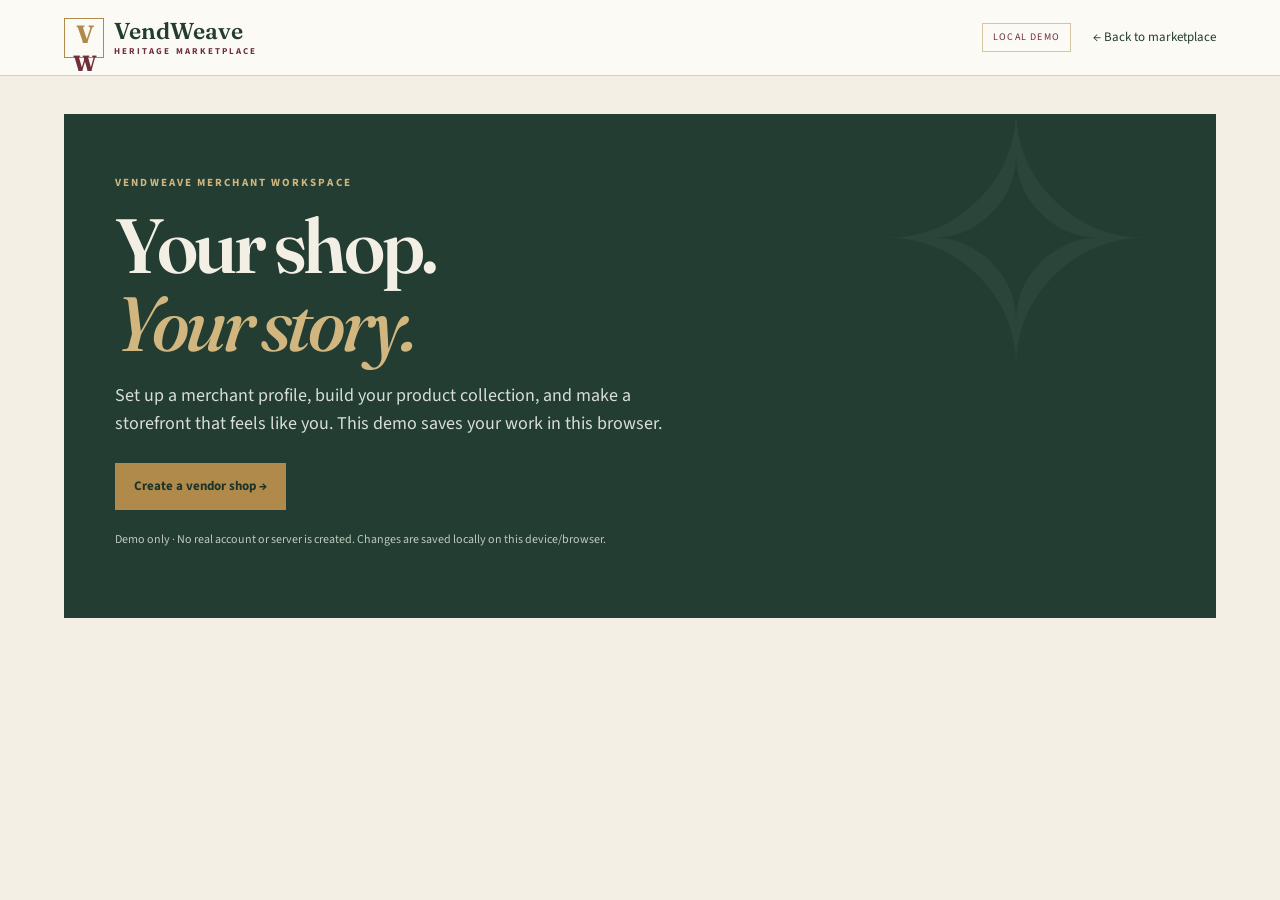
<file: vendor-studio.html>
<!doctype html><html lang="en"><head><meta charset="utf-8"><meta name="viewport" content="width=device-width,initial-scale=1"><title>VendWeave Vendor Studio</title><link rel="preconnect" href="https://fonts.googleapis.com"><link rel="preconnect" href="https://fonts.gstatic.com" crossorigin><link href="https://fonts.googleapis.com/css2?family=Fraunces:wght@500;600;700&family=Source+Sans+3:wght@400;500;600;700&display=swap" rel="stylesheet"><link rel="stylesheet" href="vendor-studio.css"></head><body>
<header class="top"><a class="brand" href="index.html"><span class="mark">V<span>W</span></span><span>VendWeave<small>HERITAGE MARKETPLACE</small></span></a><div class="topright"><span class="demo-pill">LOCAL DEMO</span><a class="back" href="index.html">← Back to marketplace</a></div></header>
<main class="shell"><section id="welcome" class="welcome"><div class="eyebrow">VENDWEAVE MERCHANT WORKSPACE</div><h1>Your shop.<br><em>Your story.</em></h1><p>Set up a merchant profile, build your product collection, and make a storefront that feels like you. This demo saves your work in this browser.</p><div class="welcome-actions"><button class="primary" id="startSetup">Create a vendor shop →</button><button class="ghost" id="resumeShop" hidden>Continue editing my shop</button></div><small class="note">Demo only · No real account or server is created. Changes are saved locally on this device/browser.</small></section>
<section id="setup" class="setup panel" hidden><div class="panelhead"><div><div class="eyebrow">STEP 1 · YOUR MERCHANT PROFILE</div><h2>Welcome to the Guild</h2><p>Start with a few details. You can edit everything later.</p></div><button class="close-text" id="cancelSetup">Cancel</button></div><form id="setupForm" class="formgrid"><label>Shop or business name<input name="shopName" required placeholder="e.g. Wild Fern Studio"></label><label>Owner / maker name<input name="owner" placeholder="Your name"></label><label>Primary craft or category<select name="category"><option>Art & Prints</option><option>Jewelry</option><option>Home & Living</option><option>Bath & Body</option><option>Clothing</option><option>Food & Pantry</option><option>Vintage & Collectibles</option><option>Other</option></select></label><label>Town / region<input name="location" placeholder="e.g. Staunton, Virginia"></label><label class="wide">Short shop introduction<textarea name="story" rows="3" placeholder="What do you make? What makes your work special?"></textarea></label><label class="wide">Shop logo (optional)<input type="file" name="logo" accept="image/*"><small>Image will be resized and stored locally for this demo.</small></label><div class="wide formfoot"><button class="primary" type="submit">Create my shop and open Studio →</button></div></form></section>
<section id="studio" hidden><div class="studio-title"><div><div class="eyebrow">MERCHANT STUDIO</div><h1 id="studioName">Your storefront</h1><p>Everything you need to shape your corner of the marketplace.</p></div><div class="studio-actions"><button class="secondary" id="viewShop">View shopper preview ↗</button><button class="secondary" id="backup">Export shop backup</button><button class="secondary" id="restore">Import backup</button><input id="importFile" type="file" accept="application/json" hidden></div></div><div class="workarea"><aside class="sidebar"><button class="tab active" data-tab="overview">◈ Overview</button><button class="tab" data-tab="products">▦ Products & inventory</button><button class="tab" data-tab="appearance">✧ Store appearance</button><button class="tab" data-tab="profile">♧ Shop profile</button><button class="tab" data-tab="preview">↗ Storefront preview</button><div class="sidefoot"><div class="avatar" id="sideAvatar">W</div><span><strong id="sideShop">My shop</strong><small>Demo merchant</small></span><button id="resetDemo" title="Reset local demo">↻</button></div></aside><div class="workspace"><div class="tabpane" id="pane-overview"><div class="welcome-panel"><div><span class="eyebrow">YOUR SHOP IS TAKING SHAPE</span><h2>Welcome to your<br><em>merchant workspace.</em></h2><p>Build a shop you're proud to share. Add a few products, customize the look, then preview the storefront like a shopper.</p><button class="primary" data-goto="products">Add your first product →</button></div><div class="decor">✧<span>VW</span>✧</div></div><div class="statcards"><article><small>PRODUCTS</small><b id="statProducts">0</b><span>in your collection</span></article><article><small>IN STOCK</small><b id="statStock">0</b><span>available items</span></article><article><small>SHOP COMPLETION</small><b id="statComplete">0%</b><span>profile checklist</span></article></div><div class="panel checklist"><h3>Shop setup checklist</h3><div id="checklist"></div></div></div>
<div class="tabpane" id="pane-products" hidden><div class="sectionbar"><div><div class="eyebrow">YOUR COLLECTION</div><h2>Products & inventory</h2><p>Manage the products customers see in your storefront.</p></div><button class="primary" id="addProduct">＋ Add product</button></div><div class="inventory-tools"><input id="productSearch" placeholder="Search your products…"><select id="inventoryFilter"><option value="all">All products</option><option value="active">Active</option><option value="draft">Draft</option><option value="soldout">Sold out</option></select></div><div id="inventoryList" class="inventory-list"></div></div>
<div class="tabpane" id="pane-appearance" hidden><div class="sectionbar"><div><div class="eyebrow">MAKE IT YOURS</div><h2>Store appearance</h2><p>Changes appear in the preview instantly.</p></div></div><div class="appearance-grid"><div class="panel settings"><h3>Brand colors</h3><div class="color-row"><label>Accent color <input id="accentColor" type="color" value="#7d4b37"></label><label>Background <input id="backgroundColor" type="color" value="#f8f3e8"></label><label>Text color <input id="textColor" type="color" value="#34332f"></label></div><h3>Store layout</h3><div class="layout-choice"><label><input type="radio" name="layout" value="grid" checked><span class="layouticon gridicon">▦<small>Grid</small></span></label><label><input type="radio" name="layout" value="list"><span class="layouticon listicon">☰<small>List</small></span></label><label><input type="radio" name="layout" value="featured"><span class="layouticon featureicon">▣<small>Featured</small></span></label></div><label class="checkline"><input type="checkbox" id="showStory" checked> Show my shop story</label><label class="checkline"><input type="checkbox" id="showFeatured" checked> Show featured products first</label><button class="primary" id="resetAppearance">Reset appearance</button></div><div class="preview-shell"><div class="preview-label">LIVE STOREFRONT PREVIEW</div><div id="miniPreview" class="mini-preview"></div></div></div></div>
<div class="tabpane" id="pane-profile" hidden><div class="sectionbar"><div><div class="eyebrow">YOUR MERCHANT IDENTITY</div><h2>Shop profile</h2><p>Tell shoppers who you are and what you make.</p></div><button class="primary" id="saveProfile">Save profile</button></div><div class="panel formgrid"><label>Shop name<input id="profileShopName"></label><label>Owner / maker name<input id="profileOwner"></label><label>Category<select id="profileCategory"><option>Art & Prints</option><option>Jewelry</option><option>Home & Living</option><option>Bath & Body</option><option>Clothing</option><option>Food & Pantry</option><option>Vintage & Collectibles</option><option>Other</option></select></label><label>Location<input id="profileLocation"></label><label class="wide">Shop story<textarea id="profileStory" rows="5"></textarea></label><label>Logo upload<input id="profileLogo" type="file" accept="image/*"><small>Will be compressed for local browser storage.</small></label><label>Store banner image<input id="profileBanner" type="file" accept="image/*"><small>Optional wide image for the shop header.</small></label><label>Website<input id="profileWebsite" placeholder="https://"></label><label>Instagram<input id="profileInstagram" placeholder="@yourshop"></label></div></div>
<div class="tabpane" id="pane-preview" hidden><div class="sectionbar"><div><div class="eyebrow">SHOPPER VIEW</div><h2>Your storefront</h2><p>This is how your shop looks to marketplace visitors.</p></div><button class="secondary" id="backToEdit">← Back to editor</button></div><div id="storePreview" class="store-preview"></div></div></div></div></section>
</main><div id="toast" role="status" class="toast"></div><div id="modal" class="modalback" hidden><section class="modal"><button id="modalClose" class="x">×</button><div id="modalContent"></div></section></div><script src="vendor-studio.js"></script></body></html>
</file>
<file: vendor-studio.css>
:root{--forest:#233d32;--deep:#192f27;--wine:#702f3b;--gold:#b08a4b;--gold-light:#d1b77f;--paper:#f4efe4;--cream:#e9dfc9;--white:#fcfaf5;--ink:#343331;--muted:#68665f;--line:#d8cebc;--serif:'Fraunces',Georgia,serif;--sans:'Source Sans 3',sans-serif}*{box-sizing:border-box}body{margin:0;background:var(--paper);color:var(--ink);font:16px/1.55 var(--sans)}button,input,select,textarea{font:inherit}button{cursor:pointer}.top{height:76px;display:flex;align-items:center;justify-content:space-between;padding:0 5vw;background:var(--white);border-bottom:1px solid var(--line)}.brand{display:flex;align-items:center;gap:10px;text-decoration:none;color:var(--forest);font:600 23px var(--serif)}.brand small{display:block;font:700 9px var(--sans);letter-spacing:.23em;color:var(--wine)}.mark{width:40px;height:40px;border:1px solid var(--gold);display:grid;place-items:center;font:700 25px var(--serif);color:var(--gold);letter-spacing:-7px;padding-right:6px}.mark span{color:var(--wine);font-size:22px}.topright{display:flex;align-items:center;gap:22px}.demo-pill{border:1px solid #d6c5a1;color:var(--wine);padding:6px 10px;font-size:10px;letter-spacing:.12em}.back{font-size:13px;color:var(--forest);text-decoration:none}.shell{max-width:1450px;margin:auto;padding:38px 5vw 80px}.welcome{padding:60px 4vw 68px;background:var(--forest);color:var(--paper);position:relative;overflow:hidden}.welcome:after{content:'✧';position:absolute;right:5%;top:-85px;font:300 340px var(--serif);color:#ffffff0b;pointer-events:none}.eyebrow{font-size:11px;font-weight:700;letter-spacing:.19em;color:var(--gold-light)}h1,h2,h3{font-family:var(--serif);font-weight:600}.welcome h1{font-size:clamp(48px,6vw,82px);line-height:1.02;letter-spacing:-.045em;margin:16px 0}.welcome h1 em,.welcome-panel h2 em{font-weight:500;color:var(--gold-light);font-style:italic}.welcome p{max-width:560px;color:#d8ded7;font-size:18px}.welcome-actions{display:flex;gap:12px;flex-wrap:wrap;margin:26px 0 16px}.primary,.secondary,.ghost{padding:12px 18px;border:1px solid var(--gold);font-weight:700;font-size:13px}.primary{background:var(--gold);color:#1d342a}.primary:hover{filter:brightness(.95)}.secondary{background:var(--white);color:var(--forest);border-color:var(--line)}.ghost{background:transparent;color:var(--paper)}.note{color:#bfcabf;font-size:12px}.panel{background:var(--white);border:1px solid var(--line);padding:25px}.setup{margin-top:25px}.panelhead,.sectionbar,.studio-title{display:flex;align-items:center;justify-content:space-between;gap:18px}.panelhead h2,.sectionbar h2{font-size:30px;margin:8px 0 4px}.panelhead p,.sectionbar p{margin:0;color:var(--muted)}.close-text{border:0;background:transparent;color:var(--muted)}.formgrid{display:grid;grid-template-columns:1fr 1fr;gap:18px;margin-top:25px}.formgrid label{font-size:13px;font-weight:700;color:var(--forest);display:flex;flex-direction:column;gap:7px}.formgrid input,.formgrid select,.formgrid textarea{border:1px solid var(--line);padding:11px;background:#fff;font-size:14px;color:var(--ink);border-radius:0;min-width:0}.formgrid input[type=file]{font-size:12px}.formgrid small{font-size:11px;color:var(--muted);font-weight:400}.wide{grid-column:1/-1}.formfoot{margin-top:5px}.studio-title{margin:40px 0 23px}.studio-title h1{font-size:40px;margin:6px 0}.studio-title p{color:var(--muted);margin:0}.studio-actions{display:flex;gap:8px;flex-wrap:wrap}.workarea{display:grid;grid-template-columns:240px minmax(0,1fr);gap:22px}.sidebar{background:var(--forest);padding:15px;display:flex;flex-direction:column;gap:7px;min-height:580px}.tab{border:0;background:transparent;color:#d7dfd7;text-align:left;padding:14px;font-size:14px}.tab:hover,.tab.active{background:#ffffff12;color:var(--gold-light)}.sidefoot{margin-top:auto;border-top:1px solid #ffffff20;padding:17px 6px 4px;display:flex;align-items:center;gap:10px;color:white}.sidefoot .avatar{width:34px;height:34px;border-radius:50%;background:var(--gold);display:grid;place-items:center;color:var(--forest);font:600 18px var(--serif)}.sidefoot span{display:flex;flex-direction:column;flex:1;font-size:13px}.sidefoot small{color:#bec9bf;font-size:11px}.sidefoot button{border:0;background:none;color:#cdd7cd;font-size:18px}.workspace{min-width:0}.tabpane{animation:fade .2s ease}@keyframes fade{from{opacity:.4;transform:translateY(4px)}to{opacity:1;transform:none}}.welcome-panel{background:#e9dfc9;padding:32px;display:flex;align-items:center;justify-content:space-between;gap:30px}.welcome-panel h2{font-size:36px;line-height:1.1;margin:12px 0}.welcome-panel p{max-width:500px;color:#64645d}.decor{width:135px;height:135px;border:1px solid var(--gold);border-radius:50%;display:grid;place-items:center;position:relative;color:var(--gold);font-size:20px;flex-shrink:0}.decor span{font:600 35px var(--serif);color:var(--forest);border:1px solid var(--gold);border-radius:50%;width:82px;height:82px;display:grid;place-items:center}.statcards{display:grid;grid-template-columns:repeat(3,1fr);gap:12px;margin:16px 0}.statcards article{background:var(--white);border:1px solid var(--line);padding:20px;display:flex;flex-direction:column}.statcards small{font-size:10px;letter-spacing:.14em;color:var(--wine);font-weight:700}.statcards b{font:600 35px var(--serif);color:var(--forest);margin:6px 0}.statcards span{font-size:12px;color:var(--muted)}.checklist h3,.settings h3{font:600 22px var(--serif);margin:0 0 15px}.checkitem{border-top:1px solid var(--line);padding:11px 0;display:flex;gap:10px;align-items:center;color:var(--muted);font-size:13px}.checkitem .check{color:var(--wine);font-size:17px}.sectionbar{margin-bottom:22px}.sectionbar h2{margin:5px 0}.inventory-tools{display:flex;gap:10px;margin-bottom:14px}.inventory-tools input,.inventory-tools select{padding:10px 13px;border:1px solid var(--line);background:var(--white);font-size:13px}.inventory-tools input{flex:1}.inventory-list{display:grid;gap:10px}.inv-item{background:var(--white);border:1px solid var(--line);display:grid;grid-template-columns:86px minmax(0,1fr) auto;align-items:center;gap:15px;padding:12px}.inv-item img{width:86px;height:80px;object-fit:cover;background:var(--cream)}.inv-details h3{font:600 18px var(--serif);margin:0 0 2px}.inv-details p{font-size:12px;color:var(--muted);margin:0}.inv-meta{font-size:12px;color:var(--wine);margin-top:5px}.inv-buttons{display:flex;gap:7px;flex-wrap:wrap;justify-content:flex-end}.inv-buttons button{background:transparent;border:1px solid var(--line);padding:8px 11px;font-size:12px;color:var(--forest)}.status{display:inline-block;padding:3px 8px;font-size:10px;letter-spacing:.05em;background:#e7dfce;color:var(--forest);margin-left:8px}.status.draft{background:#ece5e8;color:var(--wine)}.status.soldout{background:#e5e4e0;color:#555}.appearance-grid{display:grid;grid-template-columns:minmax(0,1fr) minmax(0,1fr);gap:16px}.settings h3{margin-top:0}.color-row{display:flex;gap:12px;flex-wrap:wrap;margin-bottom:22px}.color-row label{display:flex;flex-direction:column;gap:5px;font-size:12px;color:var(--muted)}.color-row input{width:54px;height:35px;border:1px solid var(--line);background:white;padding:2px}.layout-choice{display:flex;gap:12px;margin:12px 0 22px}.layout-choice label input{accent-color:var(--wine)}.layouticon{display:flex;flex-direction:column;align-items:center;justify-content:center;width:75px;height:68px;border:1px solid var(--line);font-size:25px;color:var(--forest);gap:4px}.layouticon small{font-size:11px;color:var(--muted)}.checkline{display:flex;align-items:center;gap:8px;font-size:13px;color:var(--muted);margin:11px 0}.checkline input{accent-color:var(--wine)}.settings>.primary{margin-top:16px}.preview-shell{border:1px solid var(--line);background:#e9dfc9;padding:15px}.preview-label{font-size:10px;letter-spacing:.13em;color:var(--wine);font-weight:700;margin-bottom:10px}.mini-preview{padding:15px;background:#fff;min-height:300px;border:1px solid #ddd;--shopAccent:#7d4b37;--shopBg:#f8f3e8;--shopText:#34332f}.mini-head{padding:15px;background:var(--shopAccent);color:white;display:flex;align-items:center;gap:10px}.mini-head img{width:38px;height:38px;border-radius:50%;object-fit:cover}.mini-head h3{font:600 18px var(--serif);margin:0}.mini-head small{font-size:10px}.mini-story{font-size:12px;padding:12px 4px;color:var(--shopText)}.mini-products{display:grid;grid-template-columns:repeat(2,1fr);gap:10px}.mini-products.list{grid-template-columns:1fr}.mini-products.featured{grid-template-columns:1fr 1fr}.mini-products.featured .mini-product:first-child{grid-column:1/-1}.mini-product{background:var(--shopBg);color:var(--shopText)}.mini-product img{width:100%;height:100px;object-fit:cover}.mini-product div{padding:8px}.mini-product h4{font:600 14px var(--serif);margin:0}.mini-product p{font-size:11px;margin:3px 0}.mini-product strong{font-size:12px;color:var(--shopAccent)}.mini-empty{font-size:12px;color:var(--muted);text-align:center;padding:35px}.store-preview{--shopAccent:#7d4b37;--shopBg:#f8f3e8;--shopText:#34332f;background:var(--shopBg);color:var(--shopText);border:1px solid var(--line)}.store-banner{height:180px;background-position:center;background-size:cover;background-color:var(--shopAccent);position:relative}.store-head{padding:25px 30px;display:flex;gap:17px;align-items:center;background:var(--shopAccent);color:white}.store-logo{width:72px;height:72px;border-radius:50%;border:2px solid #ffffff80;object-fit:cover;background:#fff}.store-head h2{margin:0;font-size:30px}.store-head p{margin:2px 0;font-size:13px;opacity:.9}.store-story{padding:22px 28px;font-size:15px}.store-products{display:grid;grid-template-columns:repeat(3,1fr);gap:16px;padding:10px 28px 30px}.store-products.list{grid-template-columns:1fr}.store-products.featured{grid-template-columns:repeat(2,1fr)}.store-products.featured .shop-product:first-child{grid-column:1/-1}.shop-product{border:1px solid #d4c8b6;background:#fff}.shop-product img{width:100%;height:190px;object-fit:cover}.shop-product .productcopy{padding:12px}.shop-product h3{font:600 20px var(--serif);margin:0}.shop-product p{font-size:13px;color:var(--muted);margin:5px 0}.shop-product .price{font-size:15px;font-weight:700;color:var(--shopAccent)}.modalback{position:fixed;inset:0;background:#172b22d9;display:grid;place-items:center;padding:15px;z-index:50}.modalback[hidden]{display:none}.modal{position:relative;background:var(--paper);width:min(700px,100%);max-height:92vh;overflow:auto;padding:30px}.x{position:absolute;right:13px;top:8px;border:0;background:none;font-size:28px;color:var(--forest)}.modal h2{font:600 28px var(--serif);margin:4px 0 18px}.modalform{display:grid;grid-template-columns:1fr 1fr;gap:14px}.modalform label{display:flex;flex-direction:column;gap:5px;font-size:12px;color:var(--forest);font-weight:700}.modalform input,.modalform select,.modalform textarea{padding:10px;border:1px solid var(--line);background:white;font-size:13px}.modalform .wide{grid-column:1/-1}.modalform small{font-size:11px;color:var(--muted);font-weight:400}.modalfoot{grid-column:1/-1;display:flex;gap:10px;justify-content:flex-end;margin-top:5px}.toast{position:fixed;bottom:20px;left:50%;transform:translate(-50%,15px);background:var(--deep);color:white;padding:12px 18px;font-size:13px;opacity:0;pointer-events:none;transition:.2s;z-index:100}.toast.show{opacity:1;transform:translate(-50%,0)}@media(max-width:1000px){.workarea{grid-template-columns:190px minmax(0,1fr)}.studio-title{align-items:flex-start;flex-direction:column}.appearance-grid{grid-template-columns:1fr}.store-products{grid-template-columns:repeat(2,1fr)}}@media(max-width:700px){.top{padding:0 17px}.topright{gap:10px}.demo-pill{display:none}.shell{padding:20px 15px 55px}.welcome{padding:40px 22px}.welcome h1{font-size:48px}.welcome p{font-size:15px}.workarea{grid-template-columns:1fr}.sidebar{min-height:0;display:grid;grid-template-columns:repeat(2,1fr);gap:4px}.tab{padding:11px;font-size:12px}.sidefoot{grid-column:1/-1}.workspace{min-width:0}.studio-actions{width:100%}.studio-actions button{flex:1;font-size:11px;padding:10px 6px}.welcome-panel{padding:22px}.decor{display:none}.statcards{gap:7px}.statcards article{padding:12px}.statcards b{font-size:26px}.statcards span{font-size:10px}.panel{padding:17px}.sectionbar{align-items:flex-start;flex-direction:column}.sectionbar h2{font-size:25px}.inventory-tools{flex-wrap:wrap}.inventory-tools input{min-width:100%}.inv-item{grid-template-columns:64px minmax(0,1fr)}.inv-item img{width:64px;height:65px}.inv-buttons{grid-column:1/-1;justify-content:flex-start}.formgrid,.modalform{grid-template-columns:1fr}.wide,.modalform .wide{grid-column:auto}.color-row{gap:9px}.layout-choice{gap:7px}.layouticon{width:64px}.store-head{padding:17px}.store-head h2{font-size:22px}.store-products{padding:10px 12px 20px;gap:10px}.shop-product img{height:135px}.shop-product h3{font-size:16px}.studio-title h1{font-size:32px}}
</file>
